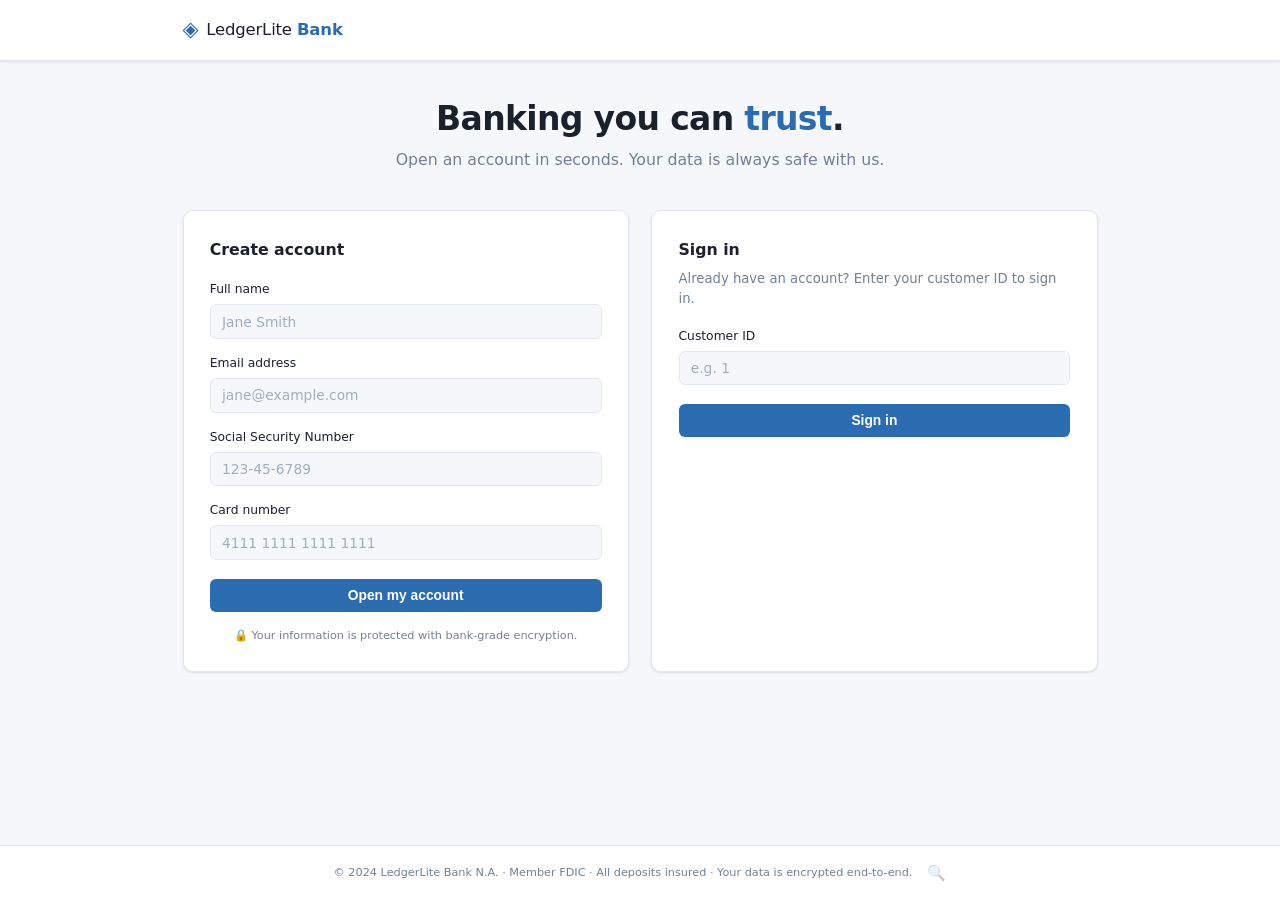
<file: internal/ui/portal/static/index.html>
<!DOCTYPE html>
<html lang="en">
<head>
  <meta charset="UTF-8" />
  <meta name="viewport" content="width=device-width, initial-scale=1.0" />
  <title>LedgerLite Bank — Secure Payments</title>
  <link rel="stylesheet" href="portal.css" />
</head>
<body>

  <header>
    <div class="header-inner">
      <div class="brand">
        <span class="brand-icon">◈</span>
        <span class="brand-name">LedgerLite <strong>Bank</strong></span>
      </div>
      <nav>
        <span id="nav-greeting" class="nav-greeting hidden"></span>
        <button id="btn-logout" class="btn-ghost hidden">Sign out</button>
      </nav>
    </div>
  </header>

  <!-- ── Landing / Sign-up view ────────────────────────────────────────────── -->
  <main id="view-auth" class="view">
    <div class="hero">
      <h1>Banking you can <span class="accent">trust</span>.</h1>
      <p class="hero-sub">Open an account in seconds. Your data is always safe with us.</p>
    </div>

    <div class="card-grid">
      <!-- Sign up -->
      <div class="card" id="signup-card">
        <h2>Create account</h2>
        <form id="form-signup">
          <div class="field">
            <label for="s-name">Full name</label>
            <input id="s-name"  name="name"        type="text"  placeholder="Jane Smith"           required />
          </div>
          <div class="field">
            <label for="s-email">Email address</label>
            <input id="s-email" name="email"       type="email" placeholder="jane@example.com"     required />
          </div>
          <div class="field">
            <label for="s-ssn">Social Security Number</label>
            <input id="s-ssn"   name="ssn"         type="text"  placeholder="123-45-6789"          required autocomplete="off" />
          </div>
          <div class="field">
            <label for="s-card">Card number</label>
            <input id="s-card"  name="card_number" type="text"  placeholder="4111 1111 1111 1111"  required autocomplete="off" />
          </div>
          <button type="submit" class="btn-primary btn-full" id="btn-signup">Open my account</button>
          <p id="signup-error" class="form-error hidden"></p>
        </form>
        <p class="fine-print">🔒 Your information is protected with bank-grade encryption.</p>
      </div>

      <!-- Log in (by customer ID — demo shortcut) -->
      <div class="card" id="login-card">
        <h2>Sign in</h2>
        <p class="card-sub">Already have an account? Enter your customer ID to sign in.</p>
        <form id="form-login">
          <div class="field">
            <label for="l-id">Customer ID</label>
            <input id="l-id" name="customer_id" type="number" min="1" placeholder="e.g. 1" required />
          </div>
          <button type="submit" class="btn-primary btn-full">Sign in</button>
          <p id="login-error" class="form-error hidden"></p>
        </form>
      </div>
    </div>
  </main>

  <!-- ── Account / Dashboard view ─────────────────────────────────────────── -->
  <main id="view-account" class="view hidden">
    <div class="account-layout">

      <!-- Account summary -->
      <div class="card account-card">
        <div class="account-header">
          <div>
            <p class="account-label">Account holder</p>
            <h2 id="acct-name">—</h2>
            <p id="acct-email" class="account-email">—</p>
          </div>
          <div class="account-badge">✓ Verified</div>
        </div>
        <div class="account-fields">
          <div class="acct-field">
            <span class="acct-field-label">Customer ID</span>
            <span id="acct-id" class="acct-field-value mono">—</span>
          </div>
          <div class="acct-field">
            <span class="acct-field-label">SSN on file</span>
            <span id="acct-ssn" class="acct-field-value mono">—</span>
          </div>
          <div class="acct-field">
            <span class="acct-field-label">Card number</span>
            <span id="acct-card" class="acct-field-value mono">—</span>
          </div>
        </div>
      </div>

      <!-- Make a payment -->
      <div class="card">
        <h2>Make a payment</h2>
        <form id="form-payment">
          <div class="field">
            <label for="p-amount">Amount (USD)</label>
            <div class="input-prefix-wrap">
              <span class="input-prefix">$</span>
              <input id="p-amount" name="amount_dollars" type="number" min="0.01" step="0.01" placeholder="0.00" required />
            </div>
          </div>
          <div class="field">
            <label for="p-note">Note (optional)</label>
            <input id="p-note" name="note" type="text" placeholder="e.g. Rent, utilities…" />
          </div>
          <button type="submit" class="btn-primary btn-full">Send payment</button>
          <p id="payment-error" class="form-error hidden"></p>
        </form>
      </div>

      <!-- Transaction history -->
      <div class="card tx-history-card">
        <div class="tx-history-header">
          <h2>Recent transactions</h2>
          <button id="btn-refresh-tx" class="btn-ghost btn-sm">Refresh</button>
        </div>
        <div id="tx-history" class="tx-list">
          <span class="empty-state">No transactions yet.</span>
        </div>
      </div>

    </div>
  </main>

  <!-- ── Toast ─────────────────────────────────────────────────────────────── -->
  <div id="toast" class="toast hidden"></div>

  <footer>
    <span>© 2024 LedgerLite Bank N.A. · Member FDIC · All deposits insured · Your data is encrypted end-to-end.</span>
    <a href="/security" class="security-link" title="Security Dashboard">🔍</a>
  </footer>

  <script src="portal.js"></script>
</body>
</html>
</file>
<file: internal/ui/portal/static/portal.css>
/* ── Reset ────────────────────────────────────────────────────────────────── */
*, *::before, *::after { box-sizing: border-box; margin: 0; padding: 0; }

:root {
  --bg:        #f5f7fa;
  --surface:   #ffffff;
  --border:    #e2e8f0;
  --text:      #1a202c;
  --muted:     #718096;
  --accent:    #2b6cb0;
  --accent-h:  #2c5282;
  --green:     #276749;
  --green-bg:  #f0fff4;
  --green-bd:  #9ae6b4;
  --red:       #c53030;
  --red-bg:    #fff5f5;
  --shadow-sm: 0 1px 3px rgba(0,0,0,.08), 0 1px 2px rgba(0,0,0,.04);
  --shadow-md: 0 4px 6px rgba(0,0,0,.07), 0 2px 4px rgba(0,0,0,.05);
  --radius:    10px;
  --mono:      "SFMono-Regular", Consolas, "Liberation Mono", Menlo, monospace;
}

html { font-size: 15px; }

body {
  background: var(--bg);
  color: var(--text);
  font-family: -apple-system, "Segoe UI", system-ui, sans-serif;
  line-height: 1.6;
  min-height: 100vh;
  display: flex;
  flex-direction: column;
}

/* ── Header ───────────────────────────────────────────────────────────────── */
header {
  background: var(--surface);
  border-bottom: 1px solid var(--border);
  position: sticky;
  top: 0;
  z-index: 50;
  box-shadow: var(--shadow-sm);
}

.header-inner {
  max-width: 960px;
  margin: 0 auto;
  padding: 0 1.5rem;
  height: 60px;
  display: flex;
  align-items: center;
  justify-content: space-between;
}

.brand {
  display: flex;
  align-items: center;
  gap: 0.5rem;
  text-decoration: none;
  color: inherit;
}

.brand-icon {
  font-size: 1.4rem;
  color: var(--accent);
}

.brand-name {
  font-size: 1.1rem;
  color: var(--text);
  letter-spacing: -0.01em;
}

.brand-name strong { color: var(--accent); }

nav {
  display: flex;
  align-items: center;
  gap: 1rem;
}

.nav-greeting {
  font-size: 0.88rem;
  color: var(--muted);
}

/* ── Views ────────────────────────────────────────────────────────────────── */
.view {
  flex: 1;
  max-width: 960px;
  margin: 0 auto;
  width: 100%;
  padding: 2.5rem 1.5rem;
}

.hidden { display: none !important; }

/* ── Hero ─────────────────────────────────────────────────────────────────── */
.hero {
  text-align: center;
  margin-bottom: 2.5rem;
}

.hero h1 {
  font-size: 2.2rem;
  font-weight: 700;
  letter-spacing: -0.02em;
  color: var(--text);
  line-height: 1.2;
  margin-bottom: 0.6rem;
}

.accent { color: var(--accent); }

.hero-sub {
  color: var(--muted);
  font-size: 1.05rem;
}

/* ── Card grid ────────────────────────────────────────────────────────────── */
.card-grid {
  display: grid;
  grid-template-columns: repeat(auto-fit, minmax(320px, 1fr));
  gap: 1.5rem;
}

/* ── Card ─────────────────────────────────────────────────────────────────── */
.card {
  background: var(--surface);
  border: 1px solid var(--border);
  border-radius: var(--radius);
  padding: 1.75rem;
  box-shadow: var(--shadow-sm);
}

.card h2 {
  font-size: 1.05rem;
  font-weight: 600;
  margin-bottom: 1.2rem;
  color: var(--text);
}

.card-sub {
  color: var(--muted);
  font-size: 0.88rem;
  margin-top: -0.75rem;
  margin-bottom: 1.2rem;
  line-height: 1.5;
}

/* ── Form fields ──────────────────────────────────────────────────────────── */
.field {
  display: flex;
  flex-direction: column;
  gap: 0.3rem;
  margin-bottom: 1rem;
}

.field label {
  font-size: 0.82rem;
  font-weight: 500;
  color: var(--text);
}

.field input {
  background: var(--bg);
  border: 1px solid var(--border);
  border-radius: 6px;
  color: var(--text);
  padding: 0.55rem 0.75rem;
  font-size: 0.92rem;
  font-family: inherit;
  transition: border-color 0.15s, box-shadow 0.15s;
  width: 100%;
}

.field input::placeholder { color: #a0aec0; }

.field input:focus {
  outline: none;
  border-color: var(--accent);
  box-shadow: 0 0 0 3px rgba(43,108,176,.15);
}

.input-prefix-wrap {
  position: relative;
  display: flex;
  align-items: center;
}

.input-prefix {
  position: absolute;
  left: 0.75rem;
  color: var(--muted);
  font-size: 0.92rem;
  pointer-events: none;
}

.input-prefix-wrap input { padding-left: 1.6rem; }

/* ── Buttons ──────────────────────────────────────────────────────────────── */
.btn-primary {
  background: var(--accent);
  color: #fff;
  border: none;
  border-radius: 6px;
  padding: 0.6rem 1.25rem;
  font-size: 0.92rem;
  font-weight: 600;
  cursor: pointer;
  transition: background 0.15s;
  white-space: nowrap;
}

.btn-primary:hover  { background: var(--accent-h); }
.btn-primary:active { opacity: 0.85; }
.btn-primary:disabled { opacity: 0.5; cursor: not-allowed; }

.btn-full { width: 100%; margin-top: 0.25rem; }

.btn-ghost {
  background: none;
  border: 1px solid var(--border);
  border-radius: 6px;
  padding: 0.4rem 0.85rem;
  font-size: 0.82rem;
  font-weight: 500;
  cursor: pointer;
  color: var(--muted);
  transition: border-color 0.15s, color 0.15s;
}

.btn-ghost:hover { border-color: var(--accent); color: var(--accent); }

.btn-sm { padding: 0.3rem 0.65rem; font-size: 0.78rem; }

/* ── Form error / fine print ─────────────────────────────────────────────── */
.form-error {
  color: var(--red);
  font-size: 0.8rem;
  margin-top: 0.4rem;
}

.fine-print {
  font-size: 0.75rem;
  color: var(--muted);
  margin-top: 1rem;
  text-align: center;
}

/* ── Account layout ───────────────────────────────────────────────────────── */
.account-layout {
  display: grid;
  grid-template-columns: 1fr 1fr;
  gap: 1.5rem;
}

.account-card { grid-column: 1 / -1; }

@media (max-width: 640px) {
  .account-layout { grid-template-columns: 1fr; }
  .account-card   { grid-column: auto; }
}

.account-header {
  display: flex;
  align-items: flex-start;
  justify-content: space-between;
  margin-bottom: 1.25rem;
}

.account-label {
  font-size: 0.75rem;
  font-weight: 500;
  text-transform: uppercase;
  letter-spacing: 0.06em;
  color: var(--muted);
  margin-bottom: 0.2rem;
}

.account-header h2 {
  font-size: 1.3rem;
  margin-bottom: 0;
}

.account-email {
  color: var(--muted);
  font-size: 0.88rem;
}

.account-badge {
  background: var(--green-bg);
  border: 1px solid var(--green-bd);
  color: var(--green);
  font-size: 0.75rem;
  font-weight: 600;
  padding: 0.2em 0.7em;
  border-radius: 20px;
  white-space: nowrap;
}

.account-fields {
  display: grid;
  grid-template-columns: repeat(auto-fit, minmax(180px, 1fr));
  gap: 0.75rem;
  padding-top: 1rem;
  border-top: 1px solid var(--border);
}

.acct-field {
  display: flex;
  flex-direction: column;
  gap: 0.15rem;
}

.acct-field-label {
  font-size: 0.72rem;
  font-weight: 500;
  text-transform: uppercase;
  letter-spacing: 0.05em;
  color: var(--muted);
}

.acct-field-value {
  font-size: 0.92rem;
  color: var(--text);
}

.mono { font-family: var(--mono); }

/* ── Transaction history ──────────────────────────────────────────────────── */
.tx-history-card { grid-column: 1 / -1; }

.tx-history-header {
  display: flex;
  align-items: center;
  justify-content: space-between;
  margin-bottom: 1rem;
}

.tx-list {
  display: flex;
  flex-direction: column;
  gap: 0.5rem;
}

.tx-item {
  display: flex;
  align-items: center;
  gap: 1rem;
  padding: 0.75rem 1rem;
  background: var(--bg);
  border: 1px solid var(--border);
  border-radius: 6px;
  font-size: 0.88rem;
}

.tx-icon {
  width: 32px;
  height: 32px;
  border-radius: 50%;
  background: #ebf4ff;
  color: var(--accent);
  display: flex;
  align-items: center;
  justify-content: center;
  font-size: 1rem;
  flex-shrink: 0;
}

.tx-details { flex: 1; }

.tx-id {
  font-size: 0.72rem;
  color: var(--muted);
  font-family: var(--mono);
}

.tx-desc {
  font-weight: 500;
  color: var(--text);
}

.tx-amount {
  font-weight: 600;
  font-size: 0.95rem;
  color: var(--text);
  font-family: var(--mono);
}

.empty-state {
  color: var(--muted);
  font-size: 0.88rem;
  padding: 1rem 0;
  text-align: center;
  display: block;
}

/* ── Toast ────────────────────────────────────────────────────────────────── */
.toast {
  position: fixed;
  bottom: 1.5rem;
  left: 50%;
  transform: translateX(-50%);
  background: #1a202c;
  color: #fff;
  padding: 0.65rem 1.25rem;
  border-radius: 6px;
  font-size: 0.88rem;
  box-shadow: var(--shadow-md);
  z-index: 200;
  white-space: nowrap;
  transition: opacity 0.3s;
}

.toast.hidden { display: none !important; }

/* ── Footer ───────────────────────────────────────────────────────────────── */
footer {
  border-top: 1px solid var(--border);
  padding: 1rem 1.5rem;
  text-align: center;
  font-size: 0.75rem;
  color: var(--muted);
  background: var(--surface);
  display: flex;
  align-items: center;
  justify-content: center;
  gap: 1rem;
}

.security-link {
  text-decoration: none;
  font-size: 1rem;
  opacity: 0.35;
  transition: opacity 0.2s;
}

.security-link:hover { opacity: 1; }
</file>
